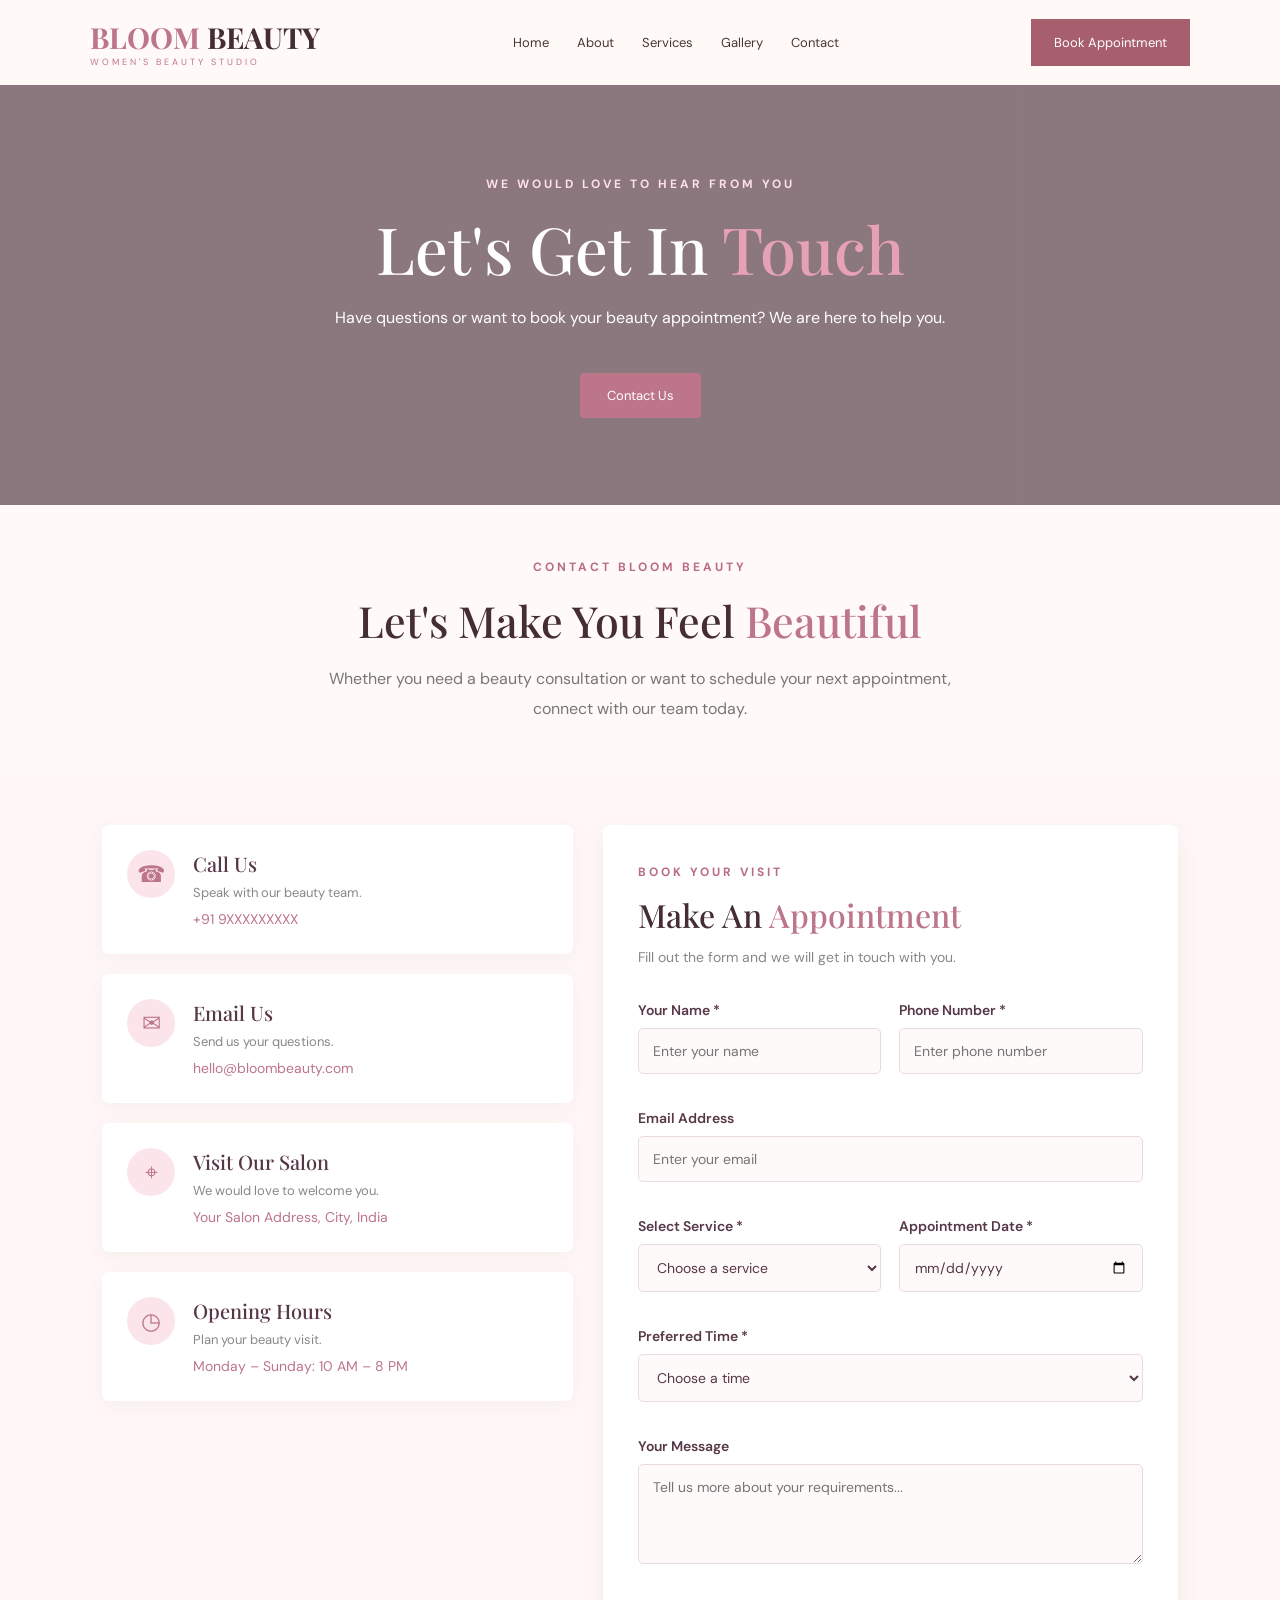
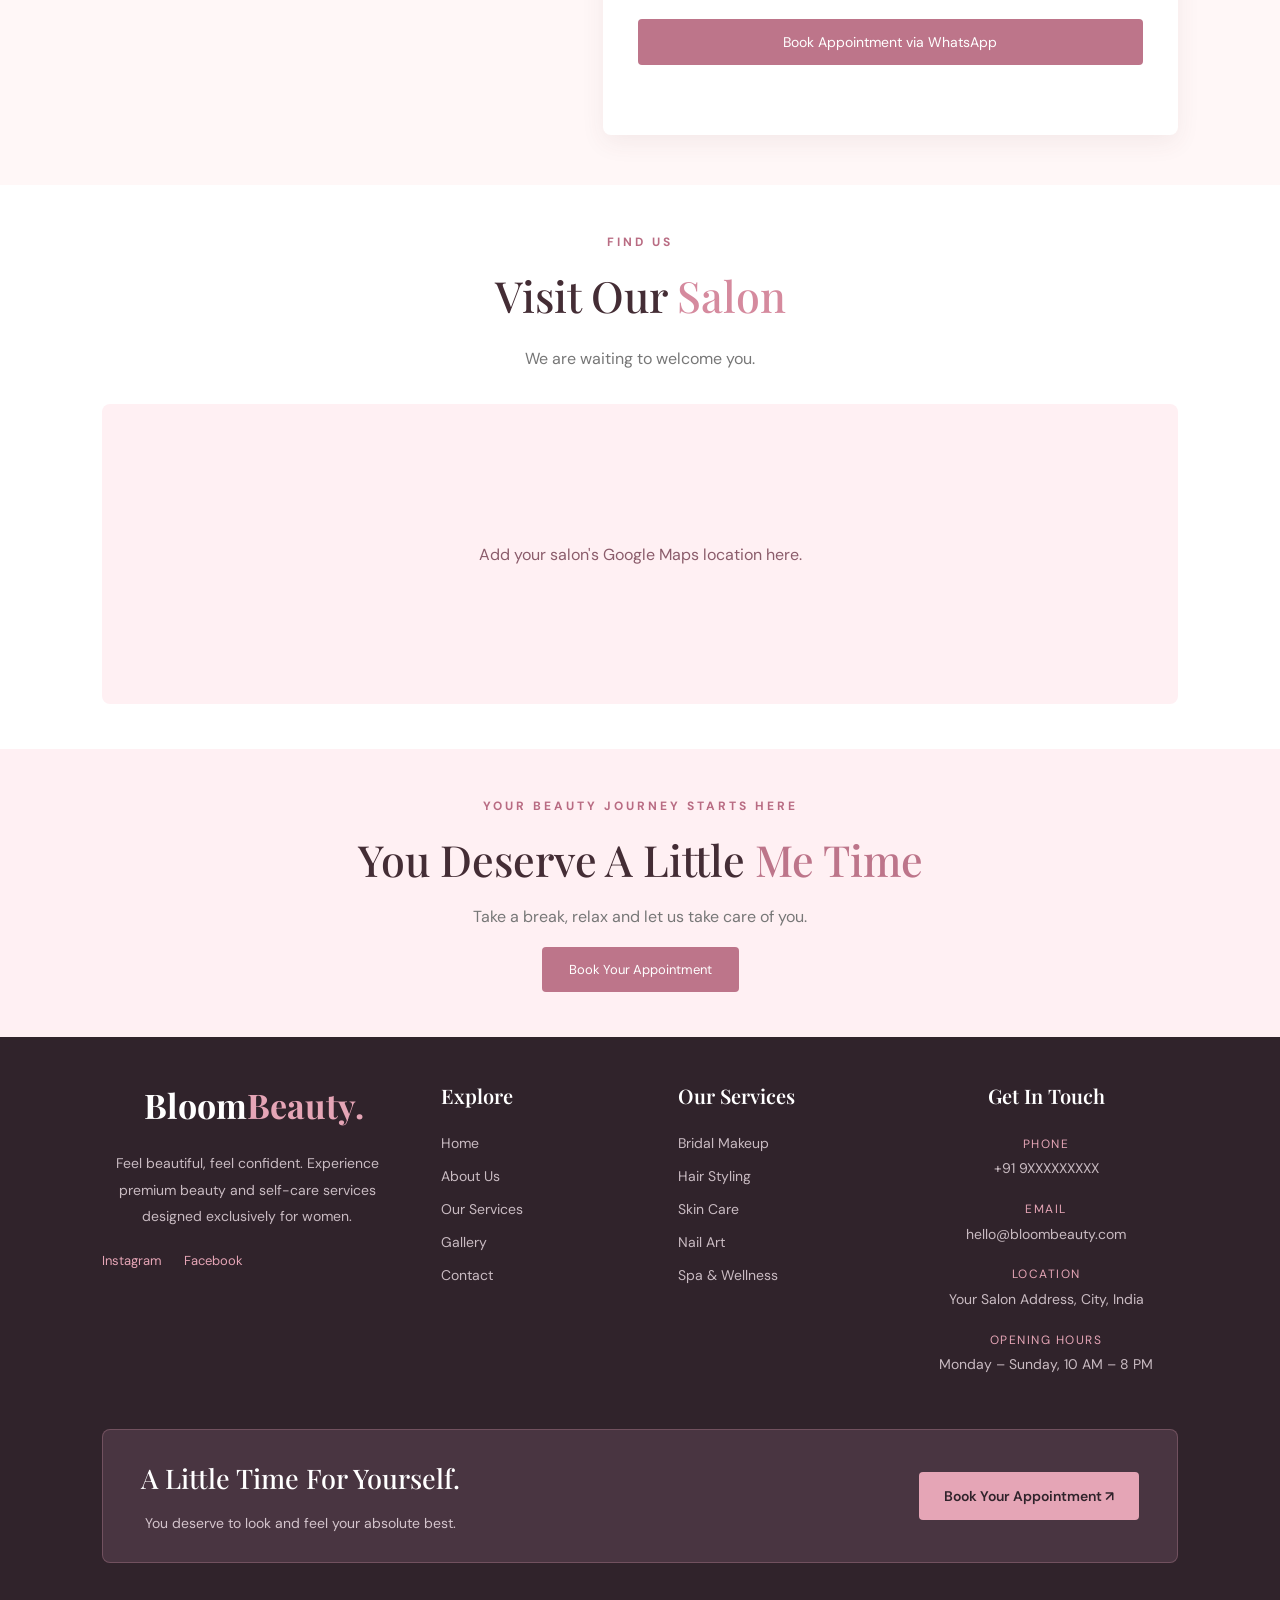
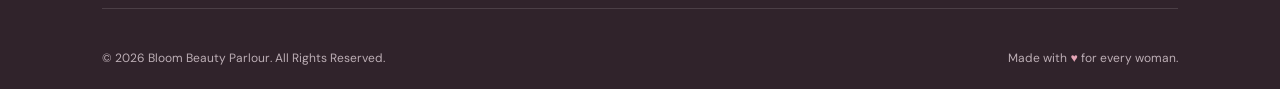
<file: contact.html>
<!DOCTYPE html>
<html lang="en">
<head>
  <meta charset="UTF-8">
  <meta name="viewport" content="width=device-width, initial-scale=1.0">

  <title>Contact Us | Bloom Beauty Parlour</title>

  <link rel="stylesheet" href="style.css">

  <link rel="preconnect" href="https://fonts.googleapis.com">
  <link rel="preconnect" href="https://fonts.gstatic.com" crossorigin>
  <link href="https://fonts.googleapis.com/css2?family=DM+Sans:wght@400;500;600;700&family=Playfair+Display:wght@500;600;700&display=swap" rel="stylesheet">
</head>

<body>

  <!-- Navbar -->
 <header class="header">
  <a href="#" class="logo">BLOOM <span>BEAUTY</span>
    <small>WOMEN'S BEAUTY STUDIO</small>
  </a>

  <nav id="nav">
    <a href="#home">Home</a>
    <a href="about.html">About</a>
    <a href="service.html">Services</a>
    <a href="gallery.html">Gallery</a>
    <a href="contact.html">Contact</a>
  </nav>

  <a href="appointment.html" class="book-btn">Book Appointment</a>
  <button class="menu-btn" id="menuBtn">☰</button>
</header>

  <!-- Hero -->
  <section class="contact-hero">
    <div class="contact-hero-content">
      <span class="section-tag">WE WOULD LOVE TO HEAR FROM YOU</span>
      <h1>Let's Get In <span>Touch</span></h1>
      <p>
        Have questions or want to book your beauty appointment?
        We are here to help you.
      </p>
      <a href="#contact-form" class="primary-btn">Contact Us</a>
    </div>
  </section>

  <!-- Contact Intro -->
  <section class="contact-intro section-padding">
    <span class="section-tag">CONTACT BLOOM BEAUTY</span>
    <h2>Let's Make You Feel <span>Beautiful</span></h2>
    <p>
      Whether you need a beauty consultation or want to schedule
      your next appointment, connect with our team today.
    </p>
  </section>

  <!-- Contact Details -->
  <section class="contact-details section-padding">

    <div class="contact-info">

      <div class="contact-info-card">
        <div class="contact-icon">☎</div>
        <div>
          <h3>Call Us</h3>
          <p>Speak with our beauty team.</p>
          <a href="tel:+919XXXXXXXXX">+91 9XXXXXXXXX</a>
        </div>
      </div>

      <div class="contact-info-card">
        <div class="contact-icon">✉</div>
        <div>
          <h3>Email Us</h3>
          <p>Send us your questions.</p>
          <a href="mailto:hello@bloombeauty.com">hello@bloombeauty.com</a>
        </div>
      </div>

      <div class="contact-info-card">
        <div class="contact-icon">⌖</div>
        <div>
          <h3>Visit Our Salon</h3>
          <p>We would love to welcome you.</p>
          <span>Your Salon Address, City, India</span>
        </div>
      </div>

      <div class="contact-info-card">
        <div class="contact-icon">◷</div>
        <div>
          <h3>Opening Hours</h3>
          <p>Plan your beauty visit.</p>
          <span>Monday – Sunday: 10 AM – 8 PM</span>
        </div>
      </div>

    </div>

    <!-- Contact Form -->
    <div class="contact-form-box" id="contact-form">

      <span class="section-tag">BOOK YOUR VISIT</span>
      <h2>Make An <span>Appointment</span></h2>
      <p>Fill out the form and we will get in touch with you.</p>

      <form id="appointmentForm">

        <div class="form-row">
          <div class="form-group">
            <label for="name">Your Name *</label>
            <input type="text" id="name" name="name"
              placeholder="Enter your name" required>
          </div>

          <div class="form-group">
            <label for="phone">Phone Number *</label>
            <input type="tel" id="phone" name="phone"
              placeholder="Enter phone number"
              pattern="[0-9]{10}" maxlength="10" required>
          </div>
        </div>

        <div class="form-group">
          <label for="email">Email Address</label>
          <input type="email" id="email" name="email"
            placeholder="Enter your email">
        </div>

        <div class="form-row">
          <div class="form-group">
            <label for="service">Select Service *</label>
            <select id="service" name="service" required>
              <option value="">Choose a service</option>
              <option>Makeup</option>
              <option>Bridal Makeup</option>
              <option>Hair Styling</option>
              <option>Facial & Skin Care</option>
              <option>Nail Art & Care</option>
              <option>Manicure & Pedicure</option>
              <option>Waxing & Grooming</option>
              <option>Spa & Body Care</option>
              <option>Other</option>
            </select>
          </div>

          <div class="form-group">
            <label for="date">Appointment Date *</label>
            <input type="date" id="date" name="date" required>
          </div>
        </div>

        <div class="form-group">
          <label for="time">Preferred Time *</label>
          <select id="time" name="time" required>
            <option value="">Choose a time</option>
            <option>10:00 AM</option>
            <option>11:00 AM</option>
            <option>12:00 PM</option>
            <option>01:00 PM</option>
            <option>02:00 PM</option>
            <option>03:00 PM</option>
            <option>04:00 PM</option>
            <option>05:00 PM</option>
            <option>06:00 PM</option>
            <option>07:00 PM</option>
          </select>
        </div>

        <div class="form-group">
          <label for="message">Your Message</label>
          <textarea id="message" name="message"
            rows="4" placeholder="Tell us more about your requirements..."></textarea>
        </div>

        <button type="submit" class="primary-btn submit-btn">
          Book Appointment via WhatsApp
        </button>

      </form>

    </div>

  </section>

  <!-- Map -->
  <section class="map-section">
    <div class="section-heading">
      <span class="section-tag">FIND US</span>
      <h2>Visit Our <span>Salon</span></h2>
      <p>We are waiting to welcome you.</p>
    </div>

    <div class="map-placeholder">
      <p>Add your salon's Google Maps location here.</p>
    </div>
  </section>

  <!-- CTA -->
  <section class="contact-cta">
    <span class="section-tag">YOUR BEAUTY JOURNEY STARTS HERE</span>
    <h2>You Deserve A Little <span>Me Time</span></h2>
    <p>Take a break, relax and let us take care of you.</p>
    <a href="appointment.html" class="primary-btn">Book Your Appointment</a>
  </section>

  <!-- Footer -->
  <footer class="beauty-footer">

  <div class="footer-top">
    <div class="footer-brand">
      <a href="index.html" class="footer-logo">
        Bloom<span>Beauty.</span>
      </a>

      <p>
        Feel beautiful, feel confident. Experience premium beauty
        and self-care services designed exclusively for women.
      </p>

      <div class="footer-social">
        <a href="https://instagram.com/" target="_blank">Instagram</a>
        <a href="https://facebook.com/" target="_blank">Facebook</a>
      </div>
    </div>

    <div class="footer-links">
      <h3>Explore</h3>
      <a href="index.html">Home</a>
      <a href="about.html">About Us</a>
      <a href="service.html">Our Services</a>
      <a href="gallery.html">Gallery</a>
      <a href="contact.html">Contact</a>
    </div>

    <div class="footer-links">
      <h3>Our Services</h3>
      <a href="service.html">Bridal Makeup</a>
      <a href="service.html">Hair Styling</a>
      <a href="service.html">Skin Care</a>
      <a href="service.html">Nail Art</a>
      <a href="service.html">Spa & Wellness</a>
    </div>

    <div class="footer-contact">
      <h3>Get In Touch</h3>

      <p><span>Phone</span>
        <a href="tel:+919XXXXXXXXX">+91 9XXXXXXXXX</a>
      </p>

      <p><span>Email</span>
        <a href="mailto:hello@bloombeauty.com">
          hello@bloombeauty.com
        </a>
      </p>

      <p><span>Location</span>
        Your Salon Address, City, India
      </p>

      <p><span>Opening Hours</span>
        Monday – Sunday, 10 AM – 8 PM
      </p>
    </div>
  </div>

  <div class="footer-cta">
    <div>
      <h2>A Little Time For Yourself.</h2>
      <p>You deserve to look and feel your absolute best.</p>
    </div>

    <a href="appointment.html">Book Your Appointment ↗</a>
  </div>

  <div class="footer-bottom">
    <p>© 2026 Bloom Beauty Parlour. All Rights Reserved.</p>
    <p>Made with <span>♥</span> for every woman.</p>
  </div>

</footer>



  <script src="script.js"></script>

</body>
</html>
</file>
<file: style.css>
* {
  margin: 0;
  padding: 0;
  box-sizing: border-box;
}

html { scroll-behavior: smooth; }

body {
  font-family: 'DM Sans', sans-serif;
  background: #fffaf7;
  color: #493633;
}

a {
  text-decoration: none;
  color: inherit;
}

button { cursor: pointer; }

.header {
  min-height: 85px;
  padding: 15px 7%;
  display: flex;
  align-items: center;
  justify-content: space-between;
  gap: 20px;
  position: sticky;
  top: 0;
  background: #fffaf7;
  z-index: 100;
}

.logo {
  font: bold 25px 'Playfair Display', serif;
  color: #a85f6d;
}

.logo span { color: #493633; }

.logo small {
  display: block;
  font: 9px 'DM Sans', sans-serif;
  letter-spacing: 3px;
}

nav {
  display: flex;
  gap: 28px;
  font-size: 13px;
}

nav a:hover { color: #a85f6d; }

.book-btn, .primary-btn {
  background: #a85f6d;
  color: white;
  padding: 15px 23px;
  display: inline-block;
  border: none;
  font-size: 13px;
}

.menu-btn {
  display: none;
  background: none;
  color: #a85f6d;
  font-size: 25px;
}

.hero {
  display: grid;
  grid-template-columns: 1fr 1fr;
  min-height: 620px;
  background: #f4e6e0;
}

.hero-content {
  padding: 90px 12%;
  display: flex;
  flex-direction: column;
  align-items: flex-start;
  justify-content: center;
}

.tag {
  color: #a85f6d;
  font-size: 10px;
  letter-spacing: 3px;
  font-weight: bold;
}

h1, h2, h3 {
  font-family: 'Playfair Display', serif;
  font-weight: 500;
}

h1 {
  font-size: clamp(48px, 6vw, 75px);
  line-height: 1.15;
  margin: 25px 0;
}

i { color: #b36b78; }

.hero-content p,
.bridal-content p {
  color: #806e68;
  font-size: 14px;
  line-height: 1.9;
  margin-bottom: 28px;
}

.hero-img img {
  width: 100%;
  height: 100%;
  object-fit: cover;
}

.section {
  padding: 90px 8%;
  text-align: center;
}

.section h2 {
  font-size: 43px;
  margin: 20px 0;
}

.about p,
.section-heading p,
.contact > p {
  max-width: 650px;
  margin: 20px auto;
  color: #887771;
  line-height: 1.9;
}

.services { background: #fff7f3; }

.service-grid {
  display: grid;
  grid-template-columns: repeat(3, 1fr);
  gap: 25px;
  margin-top: 45px;
}

.service-card {
  background: #f5e8e2;
  padding-bottom: 30px;
  transition: .3s;
  overflow: hidden;
}

.service-card:hover {
  transform: translateY(-7px);
  box-shadow: 0 12px 25px #a85f6d20;
}

.service-card img {
  width: 100%;
  height: 230px;
  object-fit: cover;
}

.service-card h3 {
  font-size: 23px;
  margin: 20px 10px 10px;
}

.service-card p {
  color: #a85f6d;
  font-size: 13px;
}

.service-card a {
  display: inline-block;
  margin-top: 18px;
  color: #a85f6d;
  border-bottom: 1px solid;
  font-size: 13px;
}

.bridal {
  display: grid;
  grid-template-columns: 1fr 1fr;
  background: #f4e6e0;
}

.bridal-img img {
  width: 100%;
  height: 500px;
  object-fit: cover;
}

.bridal-content {
  padding: 65px 12%;
  display: flex;
  flex-direction: column;
  justify-content: center;
  align-items: flex-start;
}

.bridal-content h2 {
  font-size: 43px;
  margin: 20px 0;
}

.gallery-grid {
  display: grid;
  grid-template-columns: repeat(3, 1fr);
  gap: 20px;
  margin-top: 40px;
}

.gallery-grid img {
  width: 100%;
  height: 350px;
  object-fit: cover;
}

.contact { background: #f5e8e2; }

form {
  max-width: 550px;
  margin: 35px auto;
  display: grid;
  gap: 15px;
}

input, select {
  padding: 16px;
  border: 1px solid #e7cbc3;
  background: #fffaf7;
  font-family: inherit;
  outline: none;
}

footer {
  text-align: center;
  background: #493633;
  color: white;
  padding: 50px 20px;
}

footer p {
  margin-top: 18px;
  font-size: 12px;
  color: #e7c9c2;
}

.whatsapp {
  position: fixed;
  right: 22px;
  bottom: 22px;
  background: #25d366;
  color: white;
  width: 55px;
  height: 55px;
  border-radius: 50%;
  display: grid;
  place-items: center;
  font-size: 28px;
  z-index: 200;
}

@media(max-width:850px) {
  .header { flex-wrap: wrap; }
  .menu-btn { display: block; }
  .book-btn { display: none; }

  nav {
    display: none;
    width: 100%;
    flex-direction: column;
    text-align: center;
    padding: 20px;
  }

  nav.active { display: flex; }

  .hero, .bridal { grid-template-columns: 1fr; }

  .hero-content { padding: 70px 8%; }
  .hero-img img { height: 430px; }

  .service-grid { grid-template-columns: repeat(2, 1fr); }
  .bridal-content { padding: 60px 8%; }
}

@media(max-width:550px) {
  .section { padding: 65px 6%; }
  .section h2, .bridal-content h2 { font-size: 34px; }

  .service-grid, .gallery-grid {
    grid-template-columns: 1fr;
  }

  .gallery-grid img { height: 300px; }
  .hero h1 { font-size: 50px; }
}

/* ABOUT PAGE */

.section-padding {
  padding: 85px 8%;
}

.about-hero {
  min-height: 440px;
  display: flex;
  align-items: center;
  justify-content: center;
  text-align: center;
  padding: 70px 8%;
  background:
    linear-gradient(rgba(65, 27, 42, 0.55), rgba(65, 27, 42, 0.55)),
    url("https://images.unsplash.com/photo-1522335789203-aabd1fc54bc9?auto=format&fit=crop&w=1600&q=85") center/cover;
  color: white;
}

.about-hero-content {
  max-width: 750px;
}

.about-hero h1 {
  font-family: "Playfair Display", serif;
  font-size: clamp(38px, 6vw, 65px);
  margin: 18px 0;
}

.about-hero h1 span,
.about-content h2 span,
.section-heading h2 span,
.why-content h2 span,
.about-cta h2 span {
  color: #d58a9e;
}

.about-hero p {
  max-width: 600px;
  margin: 0 auto 28px;
  line-height: 1.8;
}

.section-tag {
  color: #b96c83;
  font-size: 12px;
  letter-spacing: 3px;
  font-weight: 700;
}

.about-hero .section-tag {
  color: #ffe1e8;
}

.about-story,
.why-us {
  display: grid;
  grid-template-columns: 1fr 1fr;
  align-items: center;
  gap: 65px;
}

.about-image {
  position: relative;
}

.about-image img,
.why-image img {
  width: 100%;
  height: 490px;
  object-fit: cover;
  border-radius: 8px;
}

.image-caption {
  position: absolute;
  bottom: 20px;
  left: 20px;
  right: 20px;
  padding: 20px;
  background: rgba(255, 255, 255, 0.92);
  border-radius: 5px;
}

.image-caption h3 {
  font-family: "Playfair Display", serif;
  color: #683d4d;
  margin-bottom: 5px;
}

.image-caption p {
  color: #777;
  font-size: 14px;
}

.about-content h2,
.why-content h2,
.section-heading h2,
.about-cta h2 {
  font-family: "Playfair Display", serif;
  font-size: clamp(30px, 4vw, 43px);
  color: #442d35;
  margin: 15px 0 20px;
}

.about-content p,
.why-item p {
  color: #777;
  line-height: 1.9;
  margin-bottom: 15px;
}

.primary-btn {
  display: inline-block;
  padding: 14px 27px;
  background: #bd758a;
  color: white;
  text-decoration: none;
  border-radius: 4px;
  margin-top: 15px;
  transition: 0.3s;
}

.primary-btn:hover {
  background: #874c60;
  transform: translateY(-2px);
}

.mission-section {
  background: #fff5f5;
  text-align: center;
}

.section-heading {
  max-width: 650px;
  margin: 0 auto 45px;
}

.section-heading p {
  color: #777;
}

.mission-grid {
  display: grid;
  grid-template-columns: repeat(3, 1fr);
  gap: 25px;
}

.mission-card {
  background: white;
  padding: 40px 25px;
  border-radius: 8px;
  box-shadow: 0 8px 25px rgba(100, 50, 60, 0.06);
}

.mission-icon {
  width: 60px;
  height: 60px;
  margin: 0 auto 20px;
  display: grid;
  place-items: center;
  background: #fbe5eb;
  color: #bd758a;
  font-size: 30px;
  border-radius: 50%;
}

.mission-card h3,
.why-item h3 {
  font-family: "Playfair Display", serif;
  color: #593846;
  font-size: 21px;
  margin-bottom: 12px;
}

.mission-card p {
  color: #777;
  line-height: 1.8;
  font-size: 14px;
}

.why-item {
  display: flex;
  gap: 20px;
  margin-top: 25px;
}

.why-item > span {
  color: #bd758a;
  font-size: 22px;
  font-family: "Playfair Display", serif;
}

.why-item h3 {
  margin-bottom: 5px;
}

.why-item p {
  margin: 0;
}

.about-cta {
  text-align: center;
  padding: 75px 20px;
  background: #fff0f3;
}

.about-cta p {
  color: #777;
}

.footer {
  background: #38232d;
  color: white;
  text-align: center;
  padding: 45px 20px;
}

.footer .logo {
  color: white;
  text-decoration: none;
  font-family: "Playfair Display", serif;
  font-size: 27px;
}

.footer .logo span {
  color: #e6a2b4;
}

.footer p {
  margin-top: 12px;
  color: #e2cbd3;
  font-size: 14px;
}

.footer .copyright {
  margin-top: 25px;
  font-size: 12px;
}

/* MOBILE RESPONSIVE */

@media (max-width: 768px) {
  .section-padding {
    padding: 60px 6%;
  }

  .about-hero {
    min-height: 400px;
    padding: 55px 6%;
  }

  .about-story,
  .why-us {
    grid-template-columns: 1fr;
    gap: 35px;
  }

  .about-image img,
  .why-image img {
    height: 350px;
  }

  .mission-grid {
    grid-template-columns: 1fr;
  }

  .about-content h2,
  .why-content h2,
  .section-heading h2,
  .about-cta h2 {
    font-size: 32px;
  }

  .about-cta {
    padding: 60px 20px;
  }
}

/* NAVBAR FIX */

* {
  margin: 0;
  padding: 0;
  box-sizing: border-box;
}

body {
  font-family: "DM Sans", sans-serif;
  overflow-x: hidden;
}

.navbar {
  width: 100%;
  min-height: 80px;
  padding: 15px 8%;
  display: flex;
  align-items: center;
  justify-content: space-between;
  background: #fffafa;
  position: relative;
  z-index: 1000;
}

.logo {
  font-family: "Playfair Display", serif;
  font-size: 29px;
  font-weight: 700;
  color: #bd758a;
  text-decoration: none;
  white-space: nowrap;
}

.logo span {
  color: #442d35;
}

.nav-links {
  display: flex;
  align-items: center;
  gap: 30px;
}

.nav-links a {
  color: #442d35;
  text-decoration: none;
  font-size: 15px;
  font-weight: 500;
  transition: 0.3s;
}

.nav-links a:hover,
.nav-links a.active {
  color: #bd758a;
}

.nav-links .nav-btn {
  background: #bd758a;
  color: white;
  padding: 12px 20px;
  border-radius: 4px;
}

.menu-toggle {
  display: none;
  border: none;
  background: transparent;
  font-size: 27px;
  color: #442d35;
  cursor: pointer;
}

/* MOBILE NAVBAR */

@media (max-width: 768px) {
  .navbar {
    padding: 15px 5%;
    min-height: 70px;
  }

  .menu-toggle {
    display: block;
  }

  .nav-links {
    display: none;
    position: absolute;
    top: 100%;
    left: 0;
    width: 100%;
    padding: 25px;
    background: #fffafa;
    flex-direction: column;
    align-items: center;
    gap: 22px;
    box-shadow: 0 8px 15px rgba(0,0,0,0.08);
  }

  .nav-links.active {
    display: flex;
  }
}

/* SERVICES PAGE */

.service-hero {
  min-height: 440px;
  display: flex;
  justify-content: center;
  align-items: center;
  text-align: center;
  padding: 70px 8%;
  color: white;
  background:
    linear-gradient(rgba(55, 25, 38, 0.58), rgba(55, 25, 38, 0.58)),
    url("https://images.unsplash.com/photo-1522335789203-aabd1fc54bc9?auto=format&fit=crop&w=1600&q=85") center/cover;
}

.service-hero-content {
  max-width: 750px;
}

.service-hero h1 {
  font-family: "Playfair Display", serif;
  font-size: clamp(40px, 6vw, 65px);
  margin: 18px 0;
}

.service-hero h1 span {
  color: #e6a2b4;
}

.service-hero p {
  max-width: 620px;
  margin: 0 auto 25px;
  line-height: 1.8;
}

.service-hero .section-tag {
  color: #ffe0e8;
}

.service-intro {
  text-align: center;
  max-width: 850px;
  margin: auto;
}

.service-intro h2 {
  font-family: "Playfair Display", serif;
  font-size: clamp(30px, 4vw, 43px);
  color: #442d35;
  margin: 15px 0;
}

.service-intro h2 span {
  color: #bd758a;
}

.service-intro p {
  color: #777;
  line-height: 1.9;
}

.all-services {
  background: #fff7f7;
}

.service-grid {
  display: grid;
  grid-template-columns: repeat(3, 1fr);
  gap: 28px;
}

.service-card {
  background: #fff;
  overflow: hidden;
  border-radius: 8px;
  box-shadow: 0 8px 25px rgba(100, 50, 60, 0.07);
  transition: transform 0.3s, box-shadow 0.3s;
}

.service-card:hover {
  transform: translateY(-7px);
  box-shadow: 0 15px 30px rgba(100, 50, 60, 0.13);
}

.service-card img {
  width: 100%;
  height: 240px;
  object-fit: cover;
  display: block;
}

.service-card-content {
  padding: 25px;
}

.service-number {
  color: #bd758a;
  font-size: 13px;
  letter-spacing: 2px;
  font-weight: 700;
}

.service-card h3 {
  font-family: "Playfair Display", serif;
  font-size: 23px;
  color: #563746;
  margin: 12px 0;
}

.service-card p {
  color: #777;
  font-size: 14px;
  line-height: 1.8;
  min-height: 75px;
}

.service-card a {
  display: inline-block;
  margin-top: 15px;
  color: #bd758a;
  text-decoration: none;
  font-size: 14px;
  font-weight: 700;
}

.service-card a:hover {
  color: #874c60;
}

.service-cta {
  padding: 80px 20px;
  text-align: center;
  background: #fff0f3;
}

.service-cta h2 {
  font-family: "Playfair Display", serif;
  color: #442d35;
  font-size: clamp(30px, 4vw, 43px);
  margin: 15px 0;
}

.service-cta h2 span {
  color: #bd758a;
}

.service-cta p {
  color: #777;
  line-height: 1.8;
}

/* SERVICES RESPONSIVE */

@media (max-width: 1000px) {
  .service-grid {
    grid-template-columns: repeat(2, 1fr);
  }
}

@media (max-width: 600px) {
  .service-hero {
    min-height: 390px;
    padding: 55px 6%;
  }

  .service-grid {
    grid-template-columns: 1fr;
  }

  .service-card img {
    height: 230px;
  }

  .service-intro {
    padding: 55px 6%;
  }

  .service-cta {
    padding: 60px 20px;
  }
}

/* GALLERY PAGE */

.gallery-hero {
  min-height: 430px;
  display: flex;
  justify-content: center;
  align-items: center;
  text-align: center;
  padding: 70px 8%;
  color: white;
  background:
    linear-gradient(rgba(55, 25, 38, 0.55), rgba(55, 25, 38, 0.55)),
    url("https://images.unsplash.com/photo-1522335789203-aabd1fc54bc9?auto=format&fit=crop&w=1600&q=85") center/cover;
}

.gallery-hero-content {
  max-width: 750px;
}

.gallery-hero h1 {
  font-family: "Playfair Display", serif;
  font-size: clamp(40px, 6vw, 65px);
  margin: 18px 0;
}

.gallery-hero h1 span {
  color: #e6a2b4;
}

.gallery-hero p {
  line-height: 1.8;
  margin-bottom: 25px;
}

.gallery-hero .section-tag {
  color: #ffe0e8;
}

.gallery-intro {
  text-align: center;
  max-width: 850px;
  margin: auto;
}

.gallery-intro h2 {
  font-family: "Playfair Display", serif;
  font-size: clamp(30px, 4vw, 43px);
  color: #442d35;
  margin: 15px 0;
}

.gallery-intro h2 span {
  color: #bd758a;
}

.gallery-intro p {
  color: #777;
  line-height: 1.9;
}

.gallery-section {
  background: #fff7f7;
}

.gallery-filters {
  display: flex;
  justify-content: center;
  flex-wrap: wrap;
  gap: 12px;
  margin-bottom: 40px;
}

.filter-btn {
  border: 1px solid #d9a2b0;
  background: transparent;
  color: #704653;
  padding: 11px 22px;
  border-radius: 30px;
  cursor: pointer;
  font-family: inherit;
  font-size: 14px;
  transition: 0.3s;
}

.filter-btn:hover,
.filter-btn.active {
  background: #bd758a;
  border-color: #bd758a;
  color: white;
}

.gallery-grid {
  display: grid;
  grid-template-columns: repeat(3, 1fr);
  gap: 22px;
}

.gallery-item {
  height: 330px;
  position: relative;
  overflow: hidden;
  border-radius: 7px;
  background: #f3e4e8;
}

.gallery-item img {
  width: 100%;
  height: 100%;
  display: block;
  object-fit: cover;
  transition: transform 0.5s;
}

.gallery-item:hover img {
  transform: scale(1.08);
}

.gallery-overlay {
  position: absolute;
  inset: 0;
  display: flex;
  flex-direction: column;
  justify-content: flex-end;
  align-items: flex-start;
  padding: 25px;
  background: linear-gradient(transparent 35%, rgba(35, 15, 25, 0.8));
  color: white;
  opacity: 0;
  transition: 0.3s;
}

.gallery-item:hover .gallery-overlay {
  opacity: 1;
}

.gallery-overlay span {
  color: #ffd4df;
  font-size: 12px;
  letter-spacing: 2px;
  text-transform: uppercase;
}

.gallery-overlay h3 {
  font-family: "Playfair Display", serif;
  font-size: 23px;
  margin-top: 8px;
}

.gallery-view {
  position: absolute;
  right: 20px;
  bottom: 20px;
  width: 40px;
  height: 40px;
  border: none;
  border-radius: 50%;
  background: #bd758a;
  color: white;
  font-size: 20px;
  cursor: pointer;
}

.gallery-item.hide {
  display: none;
}

/* LIGHTBOX */

.gallery-lightbox {
  position: fixed;
  inset: 0;
  background: rgba(20, 10, 15, 0.95);
  z-index: 9999;
  display: none;
  align-items: center;
  justify-content: center;
  padding: 50px;
}

.gallery-lightbox.show {
  display: flex;
}

.gallery-lightbox img {
  max-width: 85%;
  max-height: 85vh;
  object-fit: contain;
  border-radius: 5px;
}

.lightbox-close,
.lightbox-prev,
.lightbox-next {
  position: absolute;
  border: none;
  background: transparent;
  color: white;
  cursor: pointer;
  font-size: 35px;
}

.lightbox-close {
  top: 20px;
  right: 30px;
  font-size: 45px;
}

.lightbox-prev {
  left: 25px;
}

.lightbox-next {
  right: 25px;
}

/* GALLERY CTA */

.gallery-cta {
  text-align: center;
  padding: 80px 20px;
  background: #fff0f3;
}

.gallery-cta h2 {
  font-family: "Playfair Display", serif;
  color: #442d35;
  font-size: clamp(30px, 4vw, 43px);
  margin: 15px 0;
}

.gallery-cta h2 span {
  color: #bd758a;
}

.gallery-cta p {
  color: #777;
  line-height: 1.8;
}

/* RESPONSIVE */

@media (max-width: 900px) {
  .gallery-grid {
    grid-template-columns: repeat(2, 1fr);
  }
}

@media (max-width: 600px) {
  .gallery-hero {
    min-height: 380px;
    padding: 55px 6%;
  }

  .gallery-grid {
    grid-template-columns: 1fr;
  }

  .gallery-item {
    height: 300px;
  }

  .gallery-overlay {
    opacity: 1;
  }

  .gallery-filters {
    gap: 8px;
  }

  .filter-btn {
    padding: 9px 15px;
    font-size: 12px;
  }

  .gallery-lightbox {
    padding: 20px;
  }

  .gallery-lightbox img {
    max-width: 100%;
    max-height: 75vh;
  }

  .lightbox-prev {
    left: 5px;
  }

  .lightbox-next {
    right: 5px;
  }
}

/* CONTACT PAGE */

.contact-hero {
  min-height: 420px;
  display: flex;
  justify-content: center;
  align-items: center;
  text-align: center;
  padding: 70px 8%;
  color: white;
  background:
    linear-gradient(rgba(55, 25, 38, 0.58), rgba(55, 25, 38, 0.58)),
    url("https://images.unsplash.com/photo-1522335789203-aabd1fc54bc9?auto=format&fit=crop&w=1600&q=85") center/cover;
}

.contact-hero-content {
  max-width: 750px;
}

.contact-hero h1 {
  font-family: "Playfair Display", serif;
  font-size: clamp(40px, 6vw, 65px);
  margin: 18px 0;
}

.contact-hero h1 span {
  color: #e6a2b4;
}

.contact-hero p {
  line-height: 1.8;
  margin-bottom: 25px;
}

.contact-hero .section-tag {
  color: #ffe0e8;
}

.contact-intro {
  text-align: center;
  max-width: 850px;
  margin: auto;
}

.contact-intro h2 {
  font-family: "Playfair Display", serif;
  font-size: clamp(30px, 4vw, 43px);
  color: #442d35;
  margin: 15px 0;
}

.contact-intro h2 span {
  color: #bd758a;
}

.contact-intro p {
  color: #777;
  line-height: 1.9;
}

.contact-details {
  background: #fff7f7;
  display: grid;
  grid-template-columns: 0.9fr 1.1fr;
  gap: 45px;
  align-items: start;
}

.contact-info {
  display: grid;
  gap: 20px;
}

.contact-info-card {
  display: flex;
  align-items: flex-start;
  gap: 18px;
  padding: 25px;
  background: white;
  border-radius: 7px;
  box-shadow: 0 5px 20px rgba(100, 50, 60, 0.05);
}

.contact-icon {
  flex-shrink: 0;
  width: 48px;
  height: 48px;
  display: grid;
  place-items: center;
  border-radius: 50%;
  background: #fbe5eb;
  color: #bd758a;
  font-size: 23px;
}

.contact-info-card h3 {
  font-family: "Playfair Display", serif;
  color: #563746;
  font-size: 20px;
  margin-bottom: 7px;
}

.contact-info-card p {
  color: #888;
  font-size: 13px;
  margin-bottom: 7px;
}

.contact-info-card a,
.contact-info-card span {
  color: #bd758a;
  font-size: 14px;
  text-decoration: none;
  overflow-wrap: anywhere;
}

.contact-form-box {
  padding: 35px;
  background: white;
  border-radius: 8px;
  box-shadow: 0 8px 25px rgba(100, 50, 60, 0.07);
}

.contact-form-box h2 {
  font-family: "Playfair Display", serif;
  color: #442d35;
  font-size: 32px;
  margin: 12px 0;
}

.contact-form-box h2 span {
  color: #bd758a;
}

.contact-form-box > p {
  color: #888;
  font-size: 14px;
  margin-bottom: 25px;
}

.form-row {
  display: grid;
  grid-template-columns: 1fr 1fr;
  gap: 18px;
}

.form-group {
  margin-bottom: 20px;
}

.form-group label {
  display: block;
  color: #563746;
  font-size: 14px;
  font-weight: 600;
  margin-bottom: 9px;
}

.form-group input,
.form-group select,
.form-group textarea {
  width: 100%;
  padding: 13px 14px;
  border: 1px solid #ead9df;
  border-radius: 5px;
  background: #fffafa;
  outline: none;
  color: #563746;
  font-family: inherit;
  font-size: 14px;
}

.form-group input:focus,
.form-group select:focus,
.form-group textarea:focus {
  border-color: #bd758a;
  box-shadow: 0 0 0 3px rgba(189, 117, 138, 0.1);
}

.form-group textarea {
  resize: vertical;
}

.submit-btn {
  width: 100%;
  border: none;
  cursor: pointer;
  font-family: inherit;
  font-size: 14px;
}

.map-section {
  padding: 75px 8%;
  background: white;
  text-align: center;
}

.map-placeholder {
  min-height: 300px;
  display: grid;
  place-items: center;
  background: #fff0f3;
  border-radius: 8px;
  color: #8b5c6b;
  margin-top: 30px;
}

.contact-cta {
  padding: 80px 20px;
  text-align: center;
  background: #fff0f3;
}

.contact-cta h2 {
  font-family: "Playfair Display", serif;
  color: #442d35;
  font-size: clamp(30px, 4vw, 43px);
  margin: 15px 0;
}

.contact-cta h2 span {
  color: #bd758a;
}

.contact-cta p {
  color: #777;
  line-height: 1.8;
}

/* CONTACT RESPONSIVE */

@media (max-width: 900px) {
  .contact-details {
    grid-template-columns: 1fr;
  }
}

@media (max-width: 600px) {
  .contact-hero {
    min-height: 380px;
    padding: 55px 6%;
  }

  .form-row {
    grid-template-columns: 1fr;
    gap: 0;
  }

  .contact-form-box {
    padding: 25px 18px;
  }

  .contact-form-box h2 {
    font-size: 27px;
  }

  .contact-info-card {
    padding: 20px 15px;
  }

  .map-section {
    padding: 60px 6%;
  }
}

/* APPOINTMENT PAGE */

.appointment-hero {
  min-height: 380px;
  display: flex;
  align-items: center;
  justify-content: center;
  text-align: center;
  padding: 65px 8%;
  color: white;
  background:
    linear-gradient(rgba(55, 25, 38, 0.58), rgba(55, 25, 38, 0.58)),
    url("https://images.unsplash.com/photo-1522335789203-aabd1fc54bc9?auto=format&fit=crop&w=1600&q=85") center/cover;
}

.appointment-hero-content {
  max-width: 750px;
}

.appointment-hero h1 {
  font-family: "Playfair Display", serif;
  font-size: clamp(40px, 6vw, 65px);
  margin: 18px 0;
}

.appointment-hero h1 span {
  color: #e6a2b4;
}

.appointment-hero p {
  line-height: 1.8;
}

.appointment-hero .section-tag {
  color: #ffe0e8;
}

.appointment-section {
  background: #fff7f7;
  padding: 85px 8%;
}

.appointment-wrapper {
  max-width: 1200px;
  margin: auto;
  display: grid;
  grid-template-columns: 0.85fr 1.15fr;
  gap: 60px;
  align-items: start;
}

.appointment-info h2 {
  font-family: "Playfair Display", serif;
  color: #442d35;
  font-size: clamp(30px, 4vw, 43px);
  margin: 15px 0 20px;
}

.appointment-info h2 span,
.form-heading h2 span,
.appointment-bottom h2 span {
  color: #bd758a;
}

.appointment-info > p {
  color: #777;
  line-height: 1.9;
  margin-bottom: 35px;
}

.appointment-benefit {
  display: flex;
  gap: 20px;
  margin-bottom: 27px;
}

.appointment-benefit > span {
  color: #bd758a;
  font-family: "Playfair Display", serif;
  font-size: 24px;
}

.appointment-benefit h3 {
  font-family: "Playfair Display", serif;
  color: #563746;
  font-size: 20px;
  margin-bottom: 7px;
}

.appointment-benefit p {
  color: #888;
  font-size: 14px;
  line-height: 1.7;
}

.appointment-timing {
  padding: 25px;
  margin-top: 35px;
  background: #fbe9ee;
  border-left: 4px solid #bd758a;
}

.appointment-timing h3 {
  font-family: "Playfair Display", serif;
  color: #563746;
  margin-bottom: 10px;
}

.appointment-timing p {
  color: #777;
  margin-bottom: 7px;
}

.appointment-timing strong {
  color: #bd758a;
}

.appointment-form-box {
  background: white;
  padding: 40px;
  border-radius: 9px;
  box-shadow: 0 10px 35px rgba(100, 50, 60, 0.08);
}

.form-heading {
  margin-bottom: 30px;
}

.form-heading h2 {
  font-family: "Playfair Display", serif;
  color: #442d35;
  font-size: 32px;
  margin: 12px 0;
}

.form-heading p {
  color: #888;
  font-size: 14px;
}

.appointment-form-box .form-row {
  display: grid;
  grid-template-columns: 1fr 1fr;
  gap: 18px;
}

.appointment-form-box .form-group {
  margin-bottom: 20px;
}

.appointment-form-box label {
  display: block;
  color: #563746;
  font-size: 14px;
  font-weight: 600;
  margin-bottom: 9px;
}

.appointment-form-box input,
.appointment-form-box select,
.appointment-form-box textarea {
  width: 100%;
  padding: 13px 14px;
  background: #fffafa;
  border: 1px solid #ead9df;
  border-radius: 5px;
  outline: none;
  font-family: inherit;
  font-size: 14px;
  color: #563746;
}

.appointment-form-box input:focus,
.appointment-form-box select:focus,
.appointment-form-box textarea:focus {
  border-color: #bd758a;
  box-shadow: 0 0 0 3px rgba(189, 117, 138, 0.1);
}

.appointment-form-box textarea {
  resize: vertical;
}

.booking-note {
  display: flex;
  align-items: center;
  gap: 10px;
  padding: 14px;
  margin: 10px 0 20px;
  background: #fff2f5;
  color: #875366;
  font-size: 13px;
  border-radius: 5px;
}

.booking-note span {
  font-size: 22px;
}

.booking-submit {
  width: 100%;
  border: none;
  cursor: pointer;
  font-family: inherit;
  font-size: 14px;
}

.appointment-bottom {
  text-align: center;
  padding: 75px 20px;
  background: #fff0f3;
}

.appointment-bottom h2 {
  font-family: "Playfair Display", serif;
  color: #442d35;
  font-size: clamp(30px, 4vw, 43px);
  margin: 15px 0;
}

/* APPOINTMENT RESPONSIVE */

@media (max-width: 900px) {
  .appointment-wrapper {
    grid-template-columns: 1fr;
    gap: 40px;
  }
}

@media (max-width: 600px) {
  .appointment-hero {
    min-height: 350px;
    padding: 50px 6%;
  }

  .appointment-section {
    padding: 60px 5%;
  }

  .appointment-form-box {
    padding: 25px 18px;
  }

  .appointment-form-box .form-row {
    grid-template-columns: 1fr;
    gap: 0;
  }

  .form-heading h2 {
    font-size: 28px;
  }
}
/* ===== PREMIUM BEAUTY FOOTER ===== */

.beauty-footer {
    background: #30232b;
    color: #fff;
    padding: 75px 8% 0;
    font-family: "DM Sans", sans-serif;
}

.footer-top {
    display: grid;
    grid-template-columns: 1.5fr 1fr 1fr 1.3fr;
    gap: 55px;
    padding-bottom: 55px;
}

.footer-logo {
    font-family: "Playfair Display", serif;
    font-size: 34px;
    font-weight: 700;
    color: #fff;
    text-decoration: none;
}

.footer-logo span {
    color: #e5a5b6;
}

.footer-brand > p {
    color: #c9bbc2;
    font-size: 14px;
    line-height: 1.9;
    max-width: 290px;
    margin: 22px 0;
}

.footer-social {
    display: flex;
    gap: 22px;
}

.footer-social a {
    color: #e5a5b6;
    font-size: 13px;
    text-decoration: none;
    transition: 0.3s;
}

.footer-social a:hover {
    color: #fff;
}

.footer-links h3,
.footer-contact h3 {
    font-family: "Playfair Display", serif;
    font-size: 20px;
    font-weight: 600;
    margin-bottom: 25px;
    color: #fff;
}

.footer-links {
    display: flex;
    flex-direction: column;
    align-items: flex-start;
}

.footer-links a {
    color: #c9bbc2;
    text-decoration: none;
    font-size: 14px;
    margin-bottom: 15px;
    transition: 0.3s;
}

.footer-links a:hover {
    color: #e5a5b6;
    padding-left: 5px;
}

.footer-contact p {
    color: #c9bbc2;
    font-size: 14px;
    line-height: 1.7;
    margin-bottom: 17px;
    overflow-wrap: anywhere;
}

.footer-contact p span {
    display: block;
    color: #e5a5b6;
    font-size: 12px;
    text-transform: uppercase;
    letter-spacing: 1.5px;
    margin-bottom: 3px;
}

.footer-contact a {
    color: #c9bbc2;
    text-decoration: none;
}

.footer-contact a:hover {
    color: #e5a5b6;
}

/* CTA SECTION */

.footer-cta {
    background: #493541;
    border: 1px solid rgba(229, 165, 182, 0.25);
    border-radius: 8px;
    padding: 30px 38px;
    display: flex;
    justify-content: space-between;
    align-items: center;
    gap: 25px;
    margin-bottom: 45px;
}

.footer-cta h2 {
    font-family: "Playfair Display", serif;
    font-size: 27px;
    font-weight: 500;
    margin-bottom: 8px;
    color: #fff;
}

.footer-cta p {
    font-size: 14px;
    color: #d4c4cc;
}

.footer-cta > a {
    background: #e5a5b6;
    color: #30232b;
    padding: 15px 25px;
    border-radius: 4px;
    text-decoration: none;
    font-size: 14px;
    font-weight: 600;
    white-space: nowrap;
    transition: 0.3s;
}

.footer-cta > a:hover {
    background: #fff;
    transform: translateY(-2px);
}

/* BOTTOM BAR */

.footer-bottom {
    border-top: 1px solid rgba(255,255,255,0.13);
    padding: 23px 0;
    display: flex;
    justify-content: space-between;
    align-items: center;
    gap: 15px;
}

.footer-bottom p {
    color: #bcaeb5;
    font-size: 12px;
}

.footer-bottom span {
    color: #e5a5b6;
}

/* RESPONSIVE */

@media (max-width: 992px) {
    .footer-top {
        grid-template-columns: repeat(2, 1fr);
        gap: 40px;
    }
}

@media (max-width: 600px) {
    .beauty-footer {
        padding: 50px 6% 0;
    }

    .footer-top {
        grid-template-columns: 1fr;
        gap: 32px;
        padding-bottom: 35px;
    }

    .footer-cta {
        flex-direction: column;
        align-items: flex-start;
        padding: 25px 20px;
    }

    .footer-cta h2 {
        font-size: 23px;
    }

    .footer-cta > a {
        white-space: normal;
    }

    .footer-bottom {
        flex-direction: column;
        align-items: flex-start;
        line-height: 1.7;
    }
}
/* ===== COMPACT SECTION SPACING FIX ===== */

/* All common sections */
.section,
.section-padding {
    padding-top: 50px !important;
    padding-bottom: 50px !important;
}

/* Homepage hero */
.hero {
    min-height: 520px;
}

.hero-content {
    padding-top: 55px;
    padding-bottom: 55px;
}

/* Section headings */
.section h2 {
    margin: 12px 0 !important;
}

.section-heading {
    margin-bottom: 25px !important;
}

.about p,
.section-heading p,
.contact > p {
    margin: 12px auto !important;
}

/* Services */
.service-grid,
.service-grid {
    gap: 20px;
    margin-top: 25px;
}

.service-card-content {
    padding: 20px;
}

/* Bridal section */
.bridal-content {
    padding-top: 40px;
    padding-bottom: 40px;
}

.bridal-content h2 {
    margin: 12px 0;
}

/* Gallery */
.gallery-grid {
    gap: 18px;
    margin-top: 25px;
}

.gallery-filters {
    margin-bottom: 25px;
}

/* About page */
.about-story,
.why-us {
    gap: 35px;
}

.mission-grid {
    gap: 20px;
}

.mission-card {
    padding: 28px 20px;
}

/* CTA sections */
.about-cta,
.service-cta,
.gallery-cta,
.contact-cta,
.appointment-bottom {
    padding: 45px 20px !important;
}

/* Contact */
.contact-details {
    gap: 30px;
}

.map-section {
    padding: 45px 8%;
}

/* Appointment */
.appointment-section {
    padding: 50px 8%;
}

.appointment-wrapper {
    gap: 35px;
}

/* Footer */
.beauty-footer {
    padding-top: 45px;
}

.footer-top {
    gap: 35px;
    padding-bottom: 35px;
}

/* ===== MOBILE SPACING ===== */
@media (max-width: 768px) {

    .section,
    .section-padding {
        padding: 35px 6% !important;
    }

    .hero {
        min-height: auto;
    }

    .hero-content {
        padding: 40px 6%;
    }

    .hero-img img {
        height: 320px;
    }

    .about-story,
    .why-us {
        gap: 22px;
    }

    .about-image img,
    .why-image img {
        height: 300px;
    }

    .mission-card {
        padding: 25px 18px;
    }

    .bridal-content {
        padding: 35px 6%;
    }

    .service-grid,
    .gallery-grid {
        gap: 18px;
        margin-top: 20px;
    }

    .gallery-grid img,
    .gallery-item {
        height: 270px;
    }

    .about-cta,
    .service-cta,
    .gallery-cta,
    .contact-cta,
    .appointment-bottom {
        padding: 35px 6% !important;
    }

    .contact-details,
    .appointment-wrapper {
        gap: 22px;
    }

    .appointment-section {
        padding: 35px 5%;
    }

    .map-section {
        padding: 35px 6%;
    }
}
</file>
